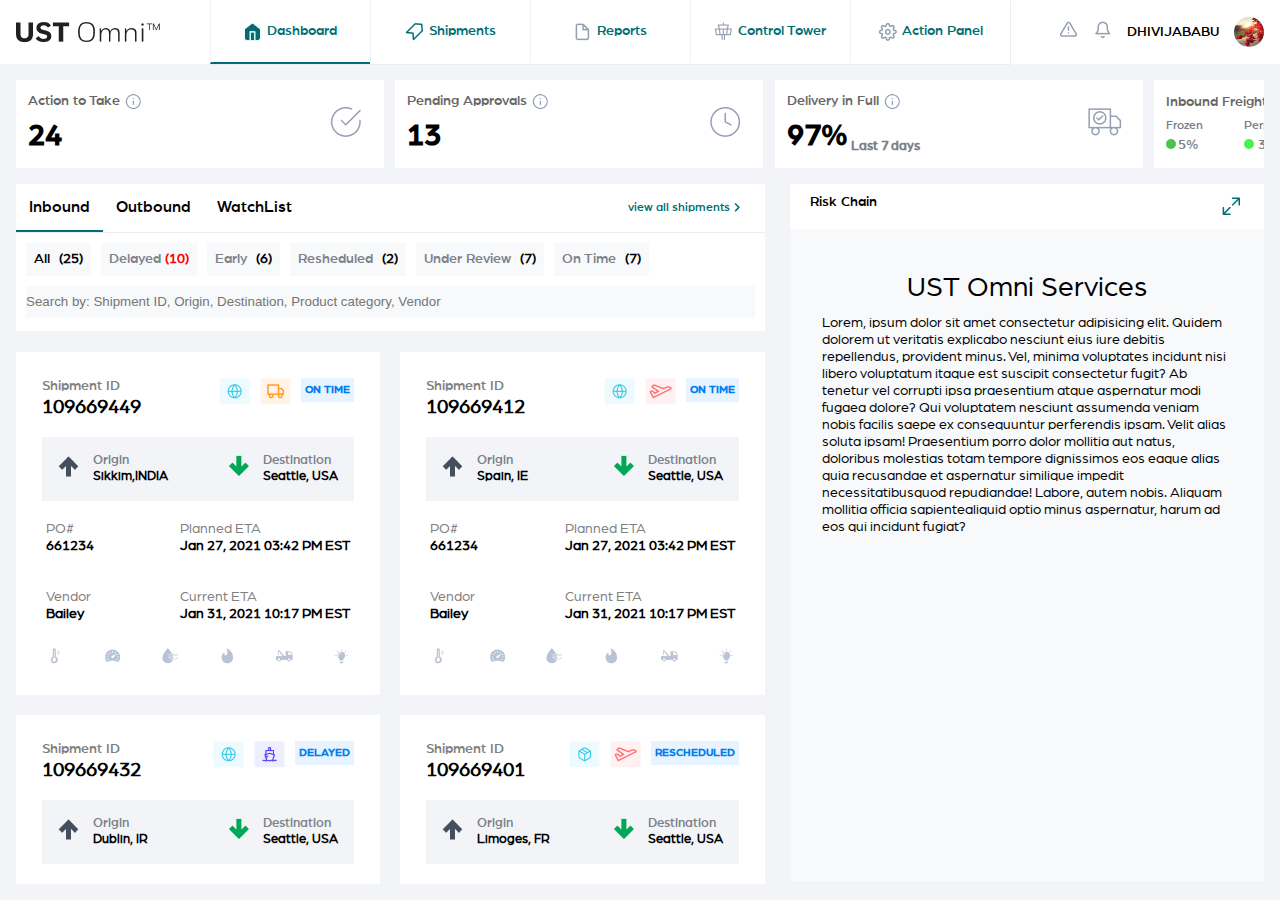
<file: index.html>
<!DOCTYPE html>
<html lang="en">

<head>
    <meta charset="UTF-8">
    <meta http-equiv="X-UA-Compatible" content="IE=edge">
    <meta name="viewport" content="width=device-width, initial-scale=1.0">
    <title>UST PROJECT</title>
    <link rel="stylesheet" href="index.css" />
    <link rel="stylesheet" href="https://cdnjs.cloudflare.com/ajax/libs/font-awesome/4.7.0/css/font-awesome.min.css">
    <script src="index.js" defer></script>
</head>

<body>
    <div class="headbar">
        <div class="headcontainer">
            <div class="ustomniimage"><img src="/images/UST Omni (non-optimized).png" alt="omniimage"></div>
            <div class="accounts2">
                <div class="warning2">
                    <div> <a href="#"><img src="images/warning.png" alt="warning"></a></div>
                    <div class="circlered"></div>
                </div>
                <div class="warning2">
                    <div><a href="#"><img src="images/notification.png" alt="notification"></a></div>
                    <div class="circlered"></div>
                </div>
                <div class="tabviewaccounts">
                    <div><a href="#" class="profile2">
                            <p>DHIVIJABABU</p>
                        </a></div>
                    <div>
                        <a href="#"><img src="images/profile.png" alt="profile" width="30px" height="30px"></a>
                    </div>
                </div>
            </div>
        </div>
        <ul class="hamburgermenu">
            <div class="navdirection">
                <a href="#">
                    <div class="navigationblock active">
                        <div><img src="images/Home.jpg" alt="Dashboard"></div>
                        <div class="mobilenav">Dashboard</div>
                    </div>
                </a>
                <a href="#">
                    <div class="navigationblock">
                        <div><img src="images/Shipment_Mgmt.png" alt="Shipment"></div>
                        <div class="mobilenav">Shipment</div>
                    </div>
                </a>
                <a href="#">
                    <div class="navigationblock">
                        <div><img src="images/reports.png" alt="Reports"></div>
                        <div class="mobilenav">Reports</div>
                    </div>
                </a>
                <a href="#">
                    <div class="navigationblock">
                        <div><img src="images/contoltower.png" alt="Control Tower"></div>
                        <div class="mobilenav">Control Tower</div>
                    </div>
                </a>
                <a href="#">
                    <div class="navigationblock">
                        <div><img src="images/actionpanel.png" alt="actionpanel"></div>
                        <div class="mobilenav">Action Panel</div>
                    </div>
                </a>
            </div>

        </ul>
        <button class="hamburger">
            <i class="openmenu">&#9776;</i>
            <i class="closemenu">&#10006;</i>
        </button>

    </div>
    <header>
        <div class="ustlogo"><img src="images/UST Omni (non-optimized).png" alt="OMNILOGO" /></div>
        <nav class="headernavigation">
            <ul>
                <li class="activedash"><img class="headernavimages" src="images/Home.jpg" alt="DASHBOARD" /><a
                        href="#">Dashboard</a></li>
                <li><img class="headernavimages" src="images/Shipment_Mgmt.png" alt="SHIPMENT" /><a
                        href="#">Shipments</a></li>
                <li><img class="headernavimages" src="images/reports.png" alt="REPORTS" /><a href="#">Reports</a></li>
                <li><img class="headernavimages" src="images/contoltower.png" alt="CONTROLTOWER" /><a href="#">Control
                        Tower</a></li>
                <li><img class="headernavimages" src="images/actionpanel.png" alt="ACTIONPANEL " /><a href="#">Action
                        Panel</a> </li>
            </ul>
        </nav>
        <div class="accounts">
            <div> <img class="warning" src="images/warning.png" alt="WARNING" /></div>
            <div><img class="notification" src="images/notification.png" alt="NOTIFICATION" /></div>
            <div class="profile-name">DHIVIJABABU</div>
            <div><img class="profile" src="images/profile.png" width="30px" height="30px" alt="profile_pic" /></div>
           
    </header>
    <div class="mainbodycontainer">
        <div class="overviewscrolling">
            <div class="overviewcontainer">
                <div class="overview-card">
                    <div class="text">
                        <div class="texttop">
                            Action to Take
                            <img src="images/info@2x.png" alt="info" width="22px" height="20px">
                        </div>
                        <div class="textbottom">
                            24
                        </div>
                    </div>
                    <div class="image"><img src="images/circleaction.png" alt="info"></div>
                </div>
                <div class="overview-card">
                    <div class="text">
                        <div class="texttop">Pending Approvals
                            <img src="images/info@2x.png" alt="info" width="22px" height="20px">
                        </div>
                        <div class="textbottom">13</div>
                    </div>
                    <div class="image">
                        <img src="images/clock.png" alt="info">
                    </div>
                </div>
                <div class="overview-card">
                    <div class="text">
                        <div class="texttop">Delivery in Full
                            <img src="images/info@2x.png" alt="info" width="22px" height="20px">
                        </div>
                        <div class="textbottom last7days">97%
                            <div class="lastdays">Last 7 days</div>
                        </div>
                    </div>
                    <div class="image">
                        <img src="images/delivery.png" alt="info">
                    </div>
                </div>
                <div class="overview-card">
                    <div class="text">
                        <div class="inside">
                            <div>Inbound Freight as % of COGS<br></div>
                            <img src="images/info@2x.png" alt="info" width="20px" height="15px">
                        </div>
                        <div class="smalltext">
                            <div>
                                <p>Frozen</p>
                                <div class="color1"></div>5%
                            </div>
                            <div>
                                <p>Pershable</p>
                                <div class="color2"></div>3%
                            </div>
                            <div>
                                <p>Fresh</p>
                                <div class="color3"></div>6%
                            </div>
                            <div>
                                <p>Dry</p>
                                <div class="color4"></div>10%
                            </div>
                        </div>
                    </div>
                    <div class="imagecard4"><img src="images/cubegoods.png" alt="cube" width="43px"></div>
                </div>

                <div class="overview-card">
                    <div class="text">
                        <div class="texttop">On Time Delivery
                            <img src="images/info@2x.png" alt="info" width="22px" height="20px">
                        </div>
                        <div class="textbottom last7days">93%
                            <div class="lastdays">Last 7 days</div>
                        </div>
                    </div>
                    <div class="image">
                        <img src="images/check-circle.png" alt="info">
                    </div>
                </div>

                <div class="overview-card">
                    <div class="text">
                        <div class="texttop">Cost/Pound/Mile
                            <img src="images/info@2x.png" alt="info" width="22px" height="20px">
                        </div>
                        <div class="textbottom last7days">$1.45
                            <div class="lastdays">Last 7 days</div>
                        </div>
                    </div>
                    <div class="image">
                        <img src="images/costpile.png" alt="info">
                    </div>
                </div>
            </div>
        </div>

        <div class="gridscrolling">
            <div class="carosel" id="carosel" onclick="plusSlides(-1)">
                <div class="prev" id="prev">
                    <p>
                        < </p>
                </div>
            </div>
            <div class="carosel_1" id="carosel_1">
                <div class="prev_1" id="prev" onclick="plusSlides(1)">
                    <p>></p>
                </div>
            </div>
            <div class="container2_mobile">
                <div class="carouselcard" id="carouselcard">
                    <div class="text">
                        <div class="texttop">
                            Action to Take
                            <img src="images/info@2x.png" alt="info" width="22px" height="20px">
                        </div>
                        <div class="textbottom">
                            24
                        </div>
                    </div>
                    <div class="image"><img src="images/circleaction.png" alt="info"></div>
                </div>
                <div class="carouselcard">
                    <div class="text">
                        <div class="texttop">Pending Approvals
                            <img src="images/info@2x.png" alt="info" width="22px" height="20px">
                        </div>
                        <div class="textbottom">13</div>
                    </div>
                    <div class="image">
                        <img src="images/clock.png" alt="info">
                    </div>
                </div>

                <div class="carouselcard">
                    <div class="text">
                        <div class="texttop">Delivery in Full
                            <img src="images/info@2x.png" alt="info" width="22px" height="20px">
                        </div>
                        <div class="textbottom last7days">97%
                            <div class="lastdays">Last 7 days</div>
                        </div>
                    </div>
                    <div class="image">
                        <img src="images/delivery.png" alt="info">
                    </div>
                </div>

                <div class="carouselcard">
                    <div class="text">
                        <div class="inside">
                            <div>Inbound Freight as % of COGS<br></div>
                            <img src="images/info@2x.png" alt="info" width="20px" height="15px">
                        </div>
                        <div class="smalltext">
                            <div>
                                <p>Frozen</p>
                                <div class="color1"></div>5%
                            </div>
                            <div>
                                <p>Pershable</p>
                                <div class="color2"></div>3%
                            </div>
                            <div>
                                <p>Fresh</p>
                                <div class="color3"></div>6%
                            </div>
                            <div>
                                <p>Dry</p>
                                <div class="color4"></div>10%
                            </div>
                        </div>
                    </div>
                    <div class="imagecard4"><img src="images/cubegoods.png" alt="cube" width="43px"></div>
                </div>

                <div class="carouselcard">
                    <div class="text">
                        <div class="texttop">On Time Delivery
                            <img src="images/info@2x.png" alt="info" width="22px" height="20px">
                        </div>
                        <div class="textbottom last7days">93%
                            <div class="lastdays">Last 7 days</div>
                        </div>
                    </div>
                    <div class="image">
                        <img src="images/check-circle.png" alt="info">
                    </div>
                </div>

                <div class="carouselcard">
                    <div class="text">
                        <div class="texttop">Cost/Pound/Mile
                            <img src="images/info@2x.png" alt="info" width="22px" height="20px">
                        </div>
                        <div class="textbottom last7days">$1.45
                            <div class="lastdays">Last 7 days</div>
                        </div>
                    </div>
                    <div class="image">
                        <img src="images/costpile.png" alt="info">
                    </div>
                </div>
            </div>
        </div>

        <div class="bodybottom">
            <div class="watchlistcontainer">
                <div class="shipmentheader">
                    <div class="bodynavigation">
                        <div class="bodytabs">
                            <div class="headtabs1"><a href="#">Inbound</a></div>
                            <div class="headtabs"><a href="#">Outbound</a></div>
                            <div class="headtabs"><a href="#">WatchList</a></div>
                        </div>
                        <div class="viewshipment-desktop">
                            view all shipments<img src="images/arrow.png" alt="arrow">
                        </div>
                        <div class="viewshipment"><button>view all</button>
                        </div>
                    </div>
                    <div class="tabs-search-conatiner">
                        <div class="tabs-container">
                            <div class="tab  active">All <b>(25)</b></div>
                            <div class="tab2">
                                Delayed <b>(10)</b>
                            </div>
                            <div class="tab">
                                Early <b>(6)</b>
                            </div>
                            <div class="tab">
                                Resheduled <b>(2)</b>
                            </div>
                            <div class="tab">
                                Under Review <b>(7)</b>
                            </div>
                            <div class="tab">
                                On Time <b>(7)</b>
                            </div>
                        </div>

                        <div class="tabscrollcontainer" id="tabsscroll">
                            <div class="tabsscroll">

                                <div onclick="arrows(1)" class="tabscrollprev">
                                    <img src="images/scrollrightt.png" alt="scrollright">
                                </div>
                                <div onclick="arrows(-1)" class="tabscrollnext">
                                    <img src="images/scrollleftt.png" alt="scrollleft">
                                </div>

                                <div class="tab  active">All <b>(25)</b></div>
                                <div class="tab2">
                                    Delayed <b>(10)</b>
                                </div>
                                <div class="tab">
                                    Early <b>(6)</b>
                                </div>
                                <div class="tab">
                                    Resheduled <b>(2)</b>
                                </div>
                                <div class="tab">
                                    Under Review <b>(7)</b>
                                </div>
                                <div class="tab">
                                    On Time <b>(7)</b>
                                </div>

                            </div>
                        </div>

                        <div class="searching">
                            <button class="searchingbutton">
                                <img src="images/search.png" alt="search">
                            </button>
                            <input id="searchbar" onkeyup="searchshipment()" class="searchingbox" type="text"
                                name="search"
                                placeholder="Search by: Shipment ID, Origin, Destination, Product category, Vendor">
                        </div>
                        <div class="searchingmob">
                            <button class="searchingbutton">
                                <img src="images/search.png" alt="search">
                            </button>
                            <input id="searchmobile" onkeyup="searchshipmentmobile()" class="searchingbox" type="text"
                                name="search" placeholder="Search:">
                        </div>
                    </div>
                </div>


                <div class="shipmentcardcontainer">
                    <div class="bottomcards">
                        <div class="card">
                            <div class="shipmentcard">
                                <div class="shipidclass">
                                    <p>Shipment ID</p><span><b>109669449</b> </span>
                                </div>
                                <div class="imagecard">
                                    <div class="imageclass"><img src="images/globe.png" alt="globe"></div>
                                    <div class="imageclass"><img src="images/truck.png" alt="truck"></div>
                                    <div class="imageclass">
                                        <div class="ontime">ON TIME</div>
                                    </div>
                                </div>
                            </div>
                            <br>
                            <div class="contentcard">
                                <div class="arrow">
                                    <div><img src="images/uparrow.png" alt="uparrow"></div>
                                    <div class="destination">
                                        <p>Origin<br></p><b><span>Sikkim,INDIA</span></b>
                                    </div>
                                </div>
                                <div class="arrow">
                                    <div><img src="images/downarrow.png" alt="downarrow"></div>
                                    <div class="destination">
                                        <p>Destination<br></p><b> <span>Seattle, USA</span></b>
                                    </div>
                                </div>
                            </div>
                            <div class="lefttext">
                                <div class="vendor">
                                    <p>PO# <br><span><b>661234</b></span></p><br><br>
                                    <p>Vendor<br><span><b> Bailey</b></span></p>
                                </div>
                                <div class="vendoring">
                                    <p>PO# <br><span><b>661234</b></span></p><br><br>
                                    <p>Vendor<br><span><b> Bailey</b></span></p>
                                </div>
                                <div class="planned">
                                    <p>Planned ETA<br><span><b>Jan 27, 2021 03:42 PM EST</b></span></p>
                                    <br><br>
                                    <p>Current ETA<br><span><b>Jan 31, 2021 10:17 PM EST</b> </span></p>
                                </div>
                            </div>
                            <div class="footer">
                                <img src="images/image1.png" alt="image1">
                                <img src="images/image2.png" alt="image2">
                                <img src="images/image3.png" alt="image3">
                                <img src="images/image4.png" alt="image4">
                                <img src="images/image5.png" alt="image5">
                                <img src="images/image6.png" alt="image6">
                            </div>
                        </div>

                        <div class="card">
                            <div class="shipmentcard">
                                <div class="shipidclass">
                                    <p>Shipment ID</p><span><b>109669412</b> </span>
                                </div>
                                <div class="imagecard">
                                    <div class="imageclass"><img src="images/globe.png" alt="globe"></div>
                                    <div class="imageclass"><img src="images/aero.png" alt="aeroplane">
                                    </div>
                                    <div class="imageclass">
                                        <div class="ontime">ON TIME</div>
                                    </div>
                                </div>
                            </div>
                            <br>
                            <div class="contentcard">
                                <div class="arrow">
                                    <div><img src="images/uparrow.png" alt="uparrow"></div>
                                    <div class="destination">
                                        <p>Origin<br></p><b><span>Spain, IE</span></b>
                                    </div>
                                </div>
                                <div class="arrow">
                                    <div><img src="images/downarrow.png" alt="downarrow"></div>
                                    <div class="destination">
                                        <p>Destination<br></p><b> <span>Seattle, USA</span></b>
                                    </div>
                                </div>
                            </div>
                            <div class="lefttext">
                                <div class="vendor">
                                    <p>PO# <br><span><b>661234</b></span></p><br><br>
                                    <p>Vendor<br><span><b> Bailey</b></span></p>
                                </div>
                                <div class="vendoring">
                                    <p>PO# <br><span><b>661234</b></span></p><br><br>
                                    <p>Vendor<br><span><b> Bailey</b></span></p>
                                </div>
                                <div class="planned">
                                    <p>Planned ETA<br><span><b>Jan 27, 2021 03:42 PM EST</b></span></p>
                                    <br><br>
                                    <p>Current ETA<br><span><b>Jan 31, 2021 10:17 PM EST</b> </span></p>
                                </div>
                            </div>
                            <div class="footer">
                                <img src="images/image1.png" alt="image1">
                                <img src="images/image2.png" alt="image2">
                                <img src="images/image3.png" alt="image3">
                                <img src="images/image4.png" alt="image4">
                                <img src="images/image5.png" alt="image5">
                                <img src="images/image6.png" alt="image6">
                            </div>
                        </div>

                        <div class="card">
                            <div class="shipmentcard">
                                <div class="shipidclass">
                                    <p>Shipment ID</p><span><b>109669432</b> </span>
                                </div>
                                <div class="imagecard">
                                    <div class="imageclass"><img src="images/globe.png" alt="globe"></div>
                                    <div class="imageclass"><img src="images/ship.png" alt="ship"></div>
                                    <div class="imageclass">
                                        <div class="ontime">DELAYED</div>
                                    </div>
                                </div>
                            </div>
                            <br>
                            <div class="contentcard">
                                <div class="arrow">
                                    <div><img src="images/uparrow.png" alt="uparrow"></div>
                                    <div class="destination">
                                        <p>Origin<br></p><b><span>Dublin, IR</span></b>
                                    </div>
                                </div>
                                <div class="arrow">
                                    <div><img src="images/downarrow.png" alt="downarrow"></div>
                                    <div class="destination">
                                        <p>Destination<br></p><b> <span>Seattle, USA</span></b>
                                    </div>
                                </div>
                            </div>
                            <div class="lefttext">
                                <div class="vendor">
                                    <p>PO# <br><span><b>661234</b></span></p><br><br>
                                    <p>Vendor<br><span><b> Bailey</b></span></p>
                                </div>
                                <div class="vendoring">
                                    <p>PO# <br><span><b>661234</b></span></p><br><br>
                                    <p>Vendor<br><span><b> Bailey</b></span></p>
                                </div>
                                <div class="planned">
                                    <p>Planned ETA<br><span><b>Jan 27, 2021 03:42 PM EST</b></span></p>
                                    <br><br>
                                    <p>Current ETA<br><span><b>Jan 31, 2021 10:17 PM EST</b> </span></p>
                                </div>
                            </div>
                            <div class="footer">
                                <img src="images/image1.png" alt="image1">
                                <img src="images/image2.png" alt="image2">
                                <img src="images/image3.png" alt="image3">
                                <img src="images/image4.png" alt="image4">
                                <img src="images/image5.png" alt="image5">
                                <img src="images/image6.png" alt="image6">
                            </div>
                        </div>

                        <div class="card">
                            <div class="shipmentcard">
                                <div class="shipidclass">
                                    <p>Shipment ID</p><span><b>109669401</b> </span>
                                </div>
                                <div class="imagecard">
                                    <div class="imageclass"><img src="images/shipmentcube.png" alt="cube"></div>
                                    <div class="imageclass"><img src="images/aero.png" alt="aeroplane"></div>
                                    <div class="imageclass">
                                        <div class="ontime">RESCHEDULED</div>
                                    </div>
                                </div>
                            </div>
                            <br>
                            <div class="contentcard">
                                <div class="arrow">
                                    <div><img src="images/uparrow.png" alt="uparrow"></div>
                                    <div class="destination">
                                        <p>Origin<br></p><b><span>Limoges, FR</span></b>
                                    </div>
                                </div>
                                <div class="arrow">
                                    <div><img src="images/downarrow.png" alt="downarrow"></div>
                                    <div class="destination">
                                        <p>Destination<br></p><b> <span>Seattle, USA</span></b>
                                    </div>
                                </div>
                            </div>
                            <div class="lefttext">
                                <div class="vendor">
                                    <p>PO# <br><span><b>661234</b></span></p><br><br>
                                    <p>Vendor<br><span><b> Bailey</b></span></p>
                                </div>
                                <div class="vendoring">
                                    <p>PO# <br><span><b>661234</b></span></p><br><br>
                                    <p>Vendor<br><span><b> Bailey</b></span></p>
                                </div>
                                <div class="planned">
                                    <p>Planned ETA<br><span><b>Jan 27, 2021 03:42 PM EST</b></span></p>
                                    <br><br>
                                    <p>Current ETA<br><span><b>Jan 31, 2021 10:17 PM EST</b> </span></p>
                                </div>
                            </div>
                            <div class="footer">
                                <img src="images/image1.png" alt="image1">
                                <img src="images/image2.png" alt="image2">
                                <img src="images/image3.png" alt="image3">
                                <img src="images/image4.png" alt="image4">
                                <img src="images/image5.png" alt="image5">
                                <img src="images/image6.png" alt="image6">
                            </div>
                        </div>
                    </div>
                </div>
            </div>

            <div class="riskcontainer">
                <div class="riskheader">
                    <div>Risk Chain</div>
                    <img src="images/enlarge.png" alt="arrow">
                </div>
                <div class="riskcontent">
                    <h1 class="ustheading">
                        UST Omni Services
                    </h1>
                    <p>Lorem, ipsum dolor sit amet consectetur adipisicing elit. Quidem
                        dolorem ut veritatis explicabo nesciunt eius iure debitis repellendus, provident
                        minus. Vel,
                        minima voluptates incidunt nisi libero voluptatum itaque est suscipit consectetur
                        fugit? Ab tenetur vel corrupti ipsa praesentium atque aspernatur modi fugaea dolore?
                        Qui
                        voluptatem nesciunt assumenda veniam nobis facilis saepe ex consequuntur perferendis
                        ipsam.
                        Velit alias soluta ipsam! Praesentium porro
                        dolor mollitia aut natus, doloribus molestias totam tempore dignissimos eos eaque
                        alias quia
                        recusandae et aspernatur similique impedit necessitatibusquod repudiandae! Labore,
                        autem nobis.
                        Aliquam mollitia officia sapientealiquid optio minus aspernatur, harum ad eos qui
                        incidunt
                        fugiat?
                    </p>
                </div>
            </div>

        </div>

    </div>
</body>

</html>
</file>
<file: index.css>
* {
  margin: 0;
  padding: 0;
  box-sizing: border-box;
}

::-webkit-scrollbar {
  width: 0.15rem;

}

::-webkit-scrollbar-track {
  background: #f1f1f1;
}

::-webkit-scrollbar-thumb {
  background: #888;
}

::-webkit-scrollbar-thumb:hover {
  background: #555;
}

.overviewscrolling::-webkit-scrollbar {
  display: none;
}

@font-face {
  font-family: 'Arboria';
  src: url('fonts/Arboria-Medium.ttf');
}

@font-face {
  font-family: 'Arboria-light';
  src: url('fonts/Arboria-Book.ttf');
}


body {
  height: 100vh;
}

/* .headerbar {
  display: none;
} */

header {
  border: 5px #747171;
  padding: 0 1rem;
  font-size: 0.875rem;
  font-family: 'Arboria';
  font-weight: bold;
  display: flex;
  height: 4rem;
  align-items: center;
  justify-content: space-between;
}

.headbar {
  display: none;
}

.ustlogo {
  display: flex;
  align-items: center;
}

.hambugermenu ul {
  box-sizing: border-box;
}

.hambugermenu li:hover {
  cursor: pointer;
  color: #006e74;
  border-bottom: 0.1rem solid;
}

.hambugermenu li {
  width: 10rem;
  text-align: center;
  border-bottom: 0.1rem solid #fff;
}

.hambugermenu a {
  text-decoration: none;
  color: #006e74;
  background-color: white;
  align-items: center;
  font-family: 'Arboria';
  font-size: 0.875rem;
  font-weight: 500;
}

.headernavigation ul {
  box-sizing: border-box;
}

.headernavigation li:hover {
  cursor: pointer;
  color: #006e74;
  border-bottom: 0.1rem solid;
}

.headernavigation li {
  width: 10rem;
  text-align: center;
  border-bottom: 0.1rem solid #fff;
}

.headernavimages {
  font-family: 'Arboria';
  font-size: 0.875rem;
  color: #d3d3d3;
  margin-right: 5px;
  border-right: 0.02rem #EFF2F6;
}

nav {
  display: flex;
  justify-content: space-between;
  height: 100%;
  box-shadow: 1px 1px 0 0 #e9edf2;
  background-color: var(--white);
}

nav a {
  text-decoration: none;
  color: #006e74;
  background-color: white;
  align-items: center;
  font-family: 'Arboria';
  font-size: 0.875rem;
  font-weight: 500;
}

nav ul {
  height: 100%;
  list-style: none;
  display: flex;
  align-items: center;
  padding: 0 0;
  background-color: white;
}

nav li {
  display: flex;
  justify-content: center;
  height: 100%;
  border-left: 0.02rem solid #EFF2F6;
  background-color: white;
  align-items: center;
}

.accounts {
  display: flex;
  justify-content: space-evenly;
  align-items: center;
}

.warning {
  border-left: none;
  margin-right: 15px;
  align-items: center;
}

.notification {
  border-left: none;
  margin-right: 15px;
  align-items: center;
}

.profile-name {
  text-align: center;
  margin-right: 15px;
  font-family: 'Arboria';
  font-weight: 500;
}

.profile {
  float: right;
  border-radius: 15px;
}

.overviewcontainer {
  display: none;
}

.carouselcard {
  display: none;
}

.overviewscrolling {
  overflow-x: scroll;
}

.gridscrolling {
  display: none;
}

.overviewcontainer {
  width: 100%;
  display: grid;
  position: relative;
  grid-template-columns: repeat(6, 1fr);
  grid-gap: 0.704rem;
  padding-bottom: 1rem;
}

.mainbodycontainer {
  height: calc(100vh - 4rem);
  background-color: #f2f4f8;
  padding: 1rem;
  font-size: 0.875rem;
  font-family: 'Arboria';
  font-weight: 500;
}

.overviewcontainer button {
  display: none;
}

.tabs-search-conatiner button {
  display: none;
}

.overview-card {
  padding: 0.75rem;
  display: flex;
  background-color: white;
  height: 5.5rem;
  width: 23rem;
  align-items: center;
  font-family: 'Arboria';
  justify-content: space-between;
}

.text {
  font-family: 'Arboria';
  align-items: center;
  width: 85%;
}

.image {
  padding: 0.5rem;
  width: 15%;
  border: 1px;
  align-items: center;
  justify-content: flex-end;
}

.imagecard4 {
  padding: 9px 2px 4px 9px;
  width: 15%;
  border: 1px;
  align-items: center;
  justify-content: flex-end;
}

.lastdays {
  font-size: small;
  color: #7c8089;
  margin-left: 3px;
}

.texttop {
  font-family: 'Arboria';
  font-weight: 500;
  display: flex;
  color: #666666;
}

.texttop img {
  padding-left: 5px;
  padding-bottom: 3px;
}

.textbottom {
  display: flex;
  padding-top: 5px;
  font-size: 30px;
  font-weight: bold;
  color:black;
}

.last7days {
  align-items: flex-end;
}

.inside {
  display: flex;
  color: #666;
  font-size: 0.875rem;
  font-weight: 500;
}
.inside img{
  padding-left: 4.5px;
}

.smalltext {
  padding-top: 0.4rem;
  align-items: center;
  display: flex;
  color: #7c8089;
  font-weight: normal;
  justify-content: space-between;
}

.smalltext p {

  color: #7c8089;
  font-size: 0.75rem;
}

.color1 {
  margin-top: 0.4rem;
  margin-right: 2px;
  display: inline-block;
  height: 10px;
  width: 10px;
  background-color: rgb(73, 197, 73);
  border-radius: 50%;
}

.color2 {
  margin-top: 0.4rem;
  margin-right: 4px;
  display: inline-block;
  height: 10px;
  width: 10px;
  background-color: rgb(72, 244, 72);
  border-radius: 50%;
}

.color3 {
  margin-top: 0.4rem;
  margin-right: 4px;
  display: inline-block;
  height: 10px;
  width: 10px;
  background-color: yellow;
  border-radius: 50%;
}

.color4 {
  margin-top: 0.4rem;
  display: inline-block;
  margin-right: 4px;
  height: 10px;
  width: 10px;
  background-color: red;
  border-radius: 50%;
}

.riskcontainer {
  width: 38%;
}

.watchlistcontainer {
  width: 60%;
  margin-right: 2%;
}

.shipmentheader {
  margin-bottom: 1rem;
  border: 1rem white;
  justify-content: space-between;
  background-color: white;
  height: 9.2rem;
}

.bodynavigation {
  display: flex;
  padding-right: 1.25rem;
  justify-content: space-between;
  align-items: center;
  border-bottom: 1px solid #e9edf2;
}

.bodynavigation a {
  text-decoration: none;
  color: black;
  font-weight: 500;
}

.bodynavigation a:hover {
  cursor: pointer;
  color: #006e74;
}

.viewshipment-desktop {
  display: flex;
  color: #006e74;
  font-size: 0.75rem;
  font-weight: 500;
  font-family: 'Arboria';
  align-items: center;
}

.viewshipment-desktop:hover {
  cursor: pointer;
  text-decoration: underline;
}

.viewshipment:hover {
  cursor: pointer;
  text-decoration: underline;
}

.bodytabs {
  display: flex;
}

.headtabs1,
.headtabs {
  padding: 0.81rem;
  font-size: 1rem;
  font-weight: 500;
  font-family: 'Arboria';
  color: #2f3749;
  border-bottom: 2px solid #fff;
}

.bodytabs div.headtabs1 {
  border-bottom: 2px solid #006e74;
}

.headtabs:hover {
  cursor: pointer;
  border-color: #006e74;
}

.arrowimages {
  font-size: 10px;
  display: flex;
  justify-content: space-between;
}

.tab {
  padding: 0.5rem;
  background-color: #f8f9fb;
  align-items: center;
  margin-right: 0.625rem;
  color: #7c8089;
  cursor: pointer;
  font-size: 0.875rem;
}
.tab2 {
  padding: 0.5rem;
  background-color: #f8f9fb;
  align-items: center;
  margin-right: 0.625rem;
  color: #7c8089;
  cursor: pointer;
  font-size: 0.875rem;
}
.tab2 b{
  color: red;
}

.tab2:hover {
  cursor: pointer;
  color: #fff;
  background-color: #006e74;
}
.tab:hover {
  cursor: pointer;
  color: #fff;
  background-color: #006e74;
}

.headernavigation li.activedash {
  border-bottom: 2px solid #006e74;
}

.hambugermenu li.activedash {
  border-bottom: 2px solid #006e74;
}

.active {
  color:black;
  /* background-color: #006e74; */
}

.activedash {
  border-bottom: #006e74;
}

.tab b {
  padding-left: 5px;
  padding-bottom: 5px;
}

.bodybottom {
  height: calc(100% - 6.5rem);
  display: flex;
  justify-content: space-between;
}

.searching {
  display: flex;
  padding-top: 0.625rem;
}
.searchingbutton {
  border: none;
  background: #f8f9fb;
  padding: 0 0.625rem;
}

.searchingmob {
  display: none;
}

.searchingbox {
  outline: none;
  border: #f8f9fb;
  width: 100%;
  height: 2rem;
  background-color: #f8f9fb;
}

.riskheader {
  display: flex;
  justify-content: space-between;
  padding: 0.625rem 1.25rem;
  background-color: white
}

.riskcontent {
  font-family: 'Arboria-light';
  align-items: center;
  background-color: #f8f9fb;
  padding: 2rem;
  height: calc(100% - 3rem);
}

.vendoring {
  display: none;
}

.riskcontent p {
  font-weight: 100;
}

.ustheading {
  padding: 0.625rem;
  text-align: center;
  font-weight: 500;
}

.shipmentcardcontainer {
  overflow-y: auto;
  width: 100%;
  margin-top: 1.3rem;
  background-color: #f2f4f8;
  height: calc(100% - 10.5rem);
}

.bottomcards {
  display: grid;
  grid-template-columns: repeat(2, 1fr);
  grid-gap: 1.25rem;
  width: 100%;
}

.card {
  background-color: white;
  color: black;
  padding: 1.625rem;
}

.shipmentcard {
  color: black;
  display: flex;
  justify-content: space-between;
}
.shipidclass{
  color:gray;
  font-size: 0.875rem;
}

.shipmentcard span {
  font-size: 1.25rem;
}

.imagecard {
  display: inline-flex;
  gap: 0.625rem;
}

.imageclass {
  height: 1rem;
}

.ontime {
  height: 1.5rem;
  background-color: #e7f4ff;
  color: #017cee;
  font-size: 0.7rem;
  font-weight: bold;
  font-family: 'Arboria';
  padding: 0.25rem;
  padding-top: 0.3rem;
}

.contentcard {
  display: flex;
  background-color: #f2f4f8;
  align-items: center;
  justify-content: space-between;
  padding: 1rem;
}

.arrow {
  display: flex;
  justify-content: space-between;
  align-items: center;
  gap: 14px;
}

.destination {
  color: #7c8089;
  font-size: small;
}

b {
  font-family: 'Arboria-light';
  margin-top: 3px;
  color: black;
}

.lefttext {
  display: flex;
  font-family: 'Arboria-light';
  font-weight: 500;
  justify-content: space-between;
  color: grey;
  padding: 1.25rem 0.25rem;
}

.footer {
  display: flex;
  justify-content: space-between;
}

.viewshipment {
  display: none;
}

.tabs-container {
  max-width: 700px;
  overflow: auto;
  display: flex;
  white-space: nowrap;
}

.tabs-search-conatiner {
  padding: 0.625rem;
}
.tabscrollcontainer{
  display: none;
}










/* mobilephones */
@media only screen and (max-width: 700px) {
  * {
    margin: 0;
    padding: 0;
    box-sizing: border-box;
  }

  ::-webkit-scrollbar {
    width: 0.15rem;
    height: 0.15rem;
  }

  ::-webkit-scrollbar-track {
    background: #f1f1f1;
  }

  ::-webkit-scrollbar-thumb {
    background: #888;
  }

  ::-webkit-scrollbar-thumb:hover {
    background: #555;
  }

  .headercontainer {
    display: flex;
    justify-content: space-between;
  }

  .closemenu {
    display: none;
  }

  .headernavimages {
    padding-bottom: 1rem;
  }

  i {
    font-style: normal;
    border: none;
  }

  .hamburger {
    position: fixed;
    z-index: 100;
    right: 0.3rem;
    border: none;
    background: white;
    cursor: pointer;
  }

  .closemenu {
    display: none;
  }

  .hamburgermenu {
    position: fixed;
    transform: translateY(-100%);
    transition: transform 0.7s;
    top: 0;
    left: 0;
    right: 0;
    bottom: 0;
    z-index: 99;
    background: white;
    color: white;
    list-style: none;
    padding-top: 4rem;
  }

  .showMenu {
    transform: translateY(0);
  }

  .openmenu {
    font-size: 1.9rem;
    text-decoration: none;
  }

  .closemenu {
    font-size: 1.8rem;
    text-decoration: none;
    background-color: white;
    border: none;
  }

  a {
    text-decoration: none;
    color: #2f3749;
    font-size: 0.875rem;
  }

  p {
    font-size: 0.875rem;
  }

  li {
    list-style: none;
  }

  #mobile_view {
    background-color: white;
  }

  label {
    padding-left: 0.5rem;
  }

  #mobile_view label,
  #mobile {
    font-size: 1.5rem;
    display: flex;
  }

  #navigation_block_mobile {
    display: none;
  }

  .navigation_block {
    display: none;
  }

  .ham_img {
    display: none;
  }

  #mobile_view input:checked~.navigation_block_mobile {
    display: block;
  }

  .user_login {
    display: none;
  }

  .navigation_block_mobile {
    background-color: white;
  }

  .navigation_block_mobile li {
    padding: 1rem;
  }

  #mobile {
    display: none;
  }

  .flex_container_mobile {
    display: block;
  }

  .flex_container {
    display: none;
  }

  .navigationblock {
    display: flex;
    padding: 1rem;
    font-family: 'Arboria';
    justify-content: start;
    align-items: center;
    margin: 0.3rem;
    border-bottom: 1px solid #f2f4f8;
  }

  .navigation_block_mobile img {
    padding-right: 0.5rem;
  }

  .profile2 {
    display: none;
  }
  
  .navigationblock:hover {
    border-left: 0.2rem solid #006e74;
    color: black;
  }

  .hamburgermenu .active {
    border-left: 0.2rem solid #006e74;
  }

  .parent_container {
    margin: 0.5rem;
  }

  header {
    display: none;
  }

  .headbar {
    display: block;
    display: flex;
    align-items: center;
    justify-content: space-between;
    background-color: white;
    flex-wrap: wrap;
    padding-bottom: 0%;
    margin-left: 0%;
    padding-right: 1rem;
    padding-left: 1rem;
    height: 4rem;
  }

  .ustomniimage {
    display: block;
    padding-top: 0.6rem;
    z-index: 100;
  }

  .warning2 {
    display: block;
    display: flex;
  }

  .accounts2 {
    z-index: 100;
    display: block;
    display: flex;
    align-items: center;
    justify-content: space-between;
    padding-top: 0.6rem;
    width: 35%;
  }

  .headcontainer {
    display: flex;
    align-items: center;
    font-family: 'Arboria';
    justify-content: space-between;
    width: 90%;
  }

  .ex_circle {
    display: flex;
    justify-content: flex-start;
  }

  .circlered {
    border-radius: 50%;
    height: 6px;
    width: 6px;
    background-color: #ee2d2d;
  }

  /* .user_login {
    display: block;
    display: flex;
    width: 40%;
  } */

  .mobilenav:focus {
    font-family: 'Arboria';
    background-color: #006e74;
  }

  /* .login a:hover {
    color: #006e74;
  } */


  .overviewscrolling {
    display: none;
  }

  .gridscrolling::-webkit-scrollbar {
    display: none;
  }

  .grid_scrolling {
    display: none;
  }

  .gridscrolling {
    display: block;
    overflow-x: scroll;
    overflow-y: hidden;
    margin: 0.7rem 0.5rem 0rem 0.5rem;
    padding: 0%;
  }

  .prev_1 p {
    padding-left: 0.7rem;
    color: white;
    padding-top: 0.3rem;
  }

  .prev p {
    padding-left: 0.7rem;
    color: white;
    padding-top: 0.3rem;
  }

  .carosel {
    display: flex;
    margin-top: 1.7rem;
    left: 14px;
    position: absolute;
  }

  .carosel_1 {
    display: flex;
    margin-top: 1.7rem;
    right: 14px;
    position: absolute;
  }

  .prev_1 {
    display: block;
    cursor: pointer;
    width: 30px;
    height: 30px;
    float: right;
    border-radius: 50%;
    background-color: #006e74;
    align-items: center;
  }

  .prev {
    display: block;
    cursor: pointer;
    width: 30px;
    height: 30px;
    float: right;
    border-radius: 50%;
    background-color: #006e74;
    align-items: center;
  }

  .container2_mobile {
    display: grid;
    height: 6rem;
    grid-template-columns: repeat(6, 1fr);
    gap: 0.5rem;
  }

  .carouselcard {

    display: block;
    display: flex;
    padding: 1rem;
    justify-content: space-between;
    align-items: center;
    width: 320px;
    background-color: white;
    color: #666;
    height: 5rem;
  }

  .inside_grid_box p {
    font-size: 0.825rem;
  }

  .color_circles p {
    font-size: 0.625rem;
  }

  ._grid_box {
    display: flex;
    justify-content: space-between;
    flex-direction: column;
    padding: 0.01rem;
  }

  .color_circles {
    display: flex;
    gap: 1rem;
    color: #666;
    font-size: 0.8rem;
  }

  .exclamatory_icon {
    font-weight: none;
    font-size: 0.825rem;
  }

  .numbers {
    font-size: 1.5rem;
    font-weight: bolder;
    color: black;
  }

  .circle {
    display: inline-block;
    height: 10px;
    width: 10px;
    background-color: #53cb5d;
    border-radius: 50%;
  }

  .circle1 {
    display: inline-block;
    height: 10px;
    width: 10px;
    background-color: #53cb5d;
    border-radius: 50%;
  }

  .circle2 {
    display: inline-block;
    height: 10px;
    width: 10px;
    background-color: #ffc300;
    border-radius: 50%;
  }

  .circle3 {
    display: inline-block;
    height: 10px;
    width: 10px;
    background-color: #f62020;
    border-radius: 50%;
  }
.tabs-container{
  display: none;
}
  .tabscrollcontainer::-webkit-scrollbar {
    display: none;
  }

  .tabscrollcontainer {
    display: block;
    overflow-x: scroll;
    overflow-y: hidden;
    margin: 0.2rem 1rem 0.2rem 0rem;
  }
  .tabscrollprev{
    right:14px;
    display:flex;
    position:absolute;
    color: #fff;
    width:50px;
    height:60px;
    border-radius: 70px;
  }
  .tab{
    height: 2.5rem;
  }
  .tabscrollprev{
    width:50px;
    height:60px;
  }
  .tabscrollnext img{
    width:50px;
    height:60px;
  }
  /* .tabscrollnext img{
    background-color: #006e74;
  } */
  .tabscrollnext{
    left:14px;
    display: flex;
    position: absolute;
    color: #fff;
    width:30px;
    height:30px;
    border-radius: 60px;
     }

  .flex_container2 {
    display: none;
  }

  .tabsscroll {
    display: flex;
    width: 60rem;
    margin-right: 10rem;
    flex-direction: row;
  }

  #act_bar_id {
    background-color: white;
    width: 0.3rem;
  }

  .tabscrollcontainer li {
    padding: 12px 15px;
  }

  .tabscrollcontainer ul {
    display: flex;
    flex-wrap: wrap;
    align-items: center;
    padding: 0.7rem 1rem 0.7rem 0.7rem;
    background-color: white;
  }

  .tabscrollcontainer a {
    background-color: #f8f9fb;
    font-size: 0.875;
    margin-right: 0.5rem;
  }

  .tabscrollcontainer .active li {
    background-color: #36c8ea;
    color: white;
  }

  .tabscrollcontainer a:focus {
    background-color: #36c8ea;
    color: white;
  }

  .no_10 {
    color: #f62020;
  }




  header {
    display: none;
  }

  .showmenu {
    transform: translateY(0);
  }

  .openmenu {
    font-size: 2rem;
    text-decoration: none;
  }

  .closemenu {
    font-size: 2rem;
    text-decoration: none;
    background-color: #fff;
    border: none;
  }

  .icons i {
    display: inline-block;
    padding: 12px;
  }

  .overviewcontainer::-webkit-scrollbar {
    display: none;
  }

  .profile-name {
    display: none;
  }

  .mainbodycontainer {
    padding: 1rem;
    height: auto;
  }

  .overviewcontainer {
    overflow-x: scroll;
  }

  .overviewcontainer button {
    display: block;
  }

  .tabs-search-conatiner button {
    display: block;
  }

  .btn2 {
    position: absolute;
    cursor: pointer;
    background-color: #dce9ea;
    color: white;
    font-weight: 700;
    border: none;
    align-items: center;
    padding: 0 0.5rem;
    width: 20px;
    height: 40px;
    transform: translate(-50%, -50%);
  }

  .btn2:hover {
    background-color: #05abad;
  }

  .next2 {
    right: 1rem;
    margin-left: 3rem;
    border-bottom-left-radius: 30px;
    border-top-left-radius: 30px;
  }

  .btn {
    position: absolute;
    cursor: pointer;
    bottom: 40%;
    background-color: #006e74;
    color: #e9edf2;
    border: none;
    align-items: center;
    border-radius: 15px;
    padding: 0 0.5rem;
    width: 30px;
    height: 30px;
  }

  .btn:hover {
    background-color: #05abad;
  }

  .prev {
    left: 0rem;
    margin-right: 1rem;
  }

  .next {
    right: 0rem;
    margin-left: 1rem;
  }

  .overview-card {
    padding: 0 1rem;
    width: 21rem;
  }
  .viewshipment button:hover {
    border-bottom: 2px solid #006e74;
  }
  .viewshipment button {
    border: none;
    background-color: transparent;
    padding: 12px 17px 12px 24px;
    border-radius: 4px;
    color: #006e74;
    background-image: url("./images/arrow.png");
    background-repeat: no-repeat;
    background-position: right 0px center;
  }
  .shipmentcardcontainer {
    height: 23rem;
  }

  .bodybottom {
    display: flex;
    flex-direction: column;
    height: 100%;
  }

  .watchlistcontainer {
    margin-right: 0;
    width: 100%;
  }

  .bodytabs {
    padding: 0;
  }

  .headtabs1,
  .headtabs {
    padding: 0.625rem;
    font-size: 0.8rem;
  }

  .viewshipment-desktop {
    display: none;
  }

  .viewshipment {
    display: block;
    color: #006e74;
    white-space: nowrap;
  }
  .viewshipment:hover {
    cursor: pointer;
    text-decoration: underline;
  }
  
.viewshipment:hover{
  border-bottom: 2px solid #006e74;
}
  .tabs-container::-webkit-scrollbar {
    display: none;
  }

  .searching {
    display: none;
  }

  .searchingmob {
    display: flex;
  }

  .tab,.tab2 {
    display: flex;
  }

  .searchingmob {
    padding-top: 5px;
  }

  .bottomcards {
    display: flex;
    flex-direction: column;
    overflow-x: scroll;
  }

  .riskcontainer {
    margin-top: 1.5rem;
    width: 100%;
  }

  .vendoring {
    display: flex;
    justify-content: space-around;
    column-gap: 55px;
  }

  .vendor {
    display: none;
  }

  .planned {
    display: none;
  }
}

/* tablet */
@media (min-width: 700px) and (max-width:1200px) {
  * {
    padding: 0;
    margin: 0;
  }

  header {
    padding-top: 0.5rem;
  }
  .headbar {
    display: block;
    display: flex;
    align-items: center;
    justify-content: space-between;
    background-color: white;
    flex-wrap: wrap;
    padding-bottom: 0%;
    margin-left: 0%;
    padding-right: 1rem;
    padding-left: 1rem;
    height: 4rem;
  }

  .headercontainer {
    display: flex;
    justify-content: space-between;
  }

  .closemenu {
    display: none;
  }

  .headernavimages {
    padding-bottom: 1rem;
  }

  i {
    font-style: normal;
    border: none;
  }
  .mobilenav:focus {
    font-family: 'Arboria';
    background-color: #006e74;
  }
  .hamburger {
    position: fixed;
    z-index: 100;
    right: 0.3rem;
    border: none;
    background: white;
    cursor: pointer;
  }
  .navigationblock {
    display: flex;
    padding: 1rem;
    font-family: 'Arboria';
    justify-content: start;
    align-items: center;
    margin: 0.3rem;
    border-bottom: 1px solid #f2f4f8;
  }
  .navigationblock:hover {
    background-color: #006e74;
    color: black;
  }



  .closemenu {
    display: none;
  }

  .hamburgermenu {
    display: flex;
    justify-content: space-between;
    position: fixed;
    transform: translateY(-100%);
    transition: transform 0.5s;
    top: 0;
    left: 0;
    right: 0;
    bottom: 0;
    z-index: 99;
    background: white;
    color: white;
    list-style: none;
    padding-top: 4rem;
  }
.navdirection{
  display: flex;
    justify-content: space-between;
    width: 100%;
}
  .showMenu {
    transform: translateY(0);
  }

  .openmenu {
    font-size: 1.9rem;
    text-decoration: none;
  }

  .closemenu {
    font-size: 1.8rem;
    text-decoration: none;
    background-color: white;
    border: none;
  }
.profile2{
  display: inline;
}
.tabviewaccounts{
  display: flex;
    justify-content: space-between;
    width: 8rem;
    align-items: center;
}
  a {
    text-decoration: none;
    color: #2f3749;
    font-size: 0.875rem;
  }

  p {
    font-size: 0.875rem;
  }

  li {
    list-style: none;
  }

  #mobile_view {
    background-color: white;
  }

  label {
    padding-left: 0.5rem;
  }

  #mobile_view label,
  #mobile {
    font-size: 1.5rem;
    display: flex;
  }

  #navigation_block_mobile {
    display: none;
  }

  .navigation_block {
    display: none;
  }

  .ham_img {
    display: none;
  }

  #mobile_view input:checked~.navigation_block_mobile {
    display: block;
  }

  .user_login {
    display: none;
  }

  .navigation_block_mobile {
    background-color: white;
  }

  .navigation_block_mobile li {
    padding: 1rem;
  }

  #mobile {
    display: none;
  }

  .ustomniimage {
    display: block;
    padding-top: 0.6rem;
    z-index: 100;
  }

  .warning2 {
    display: block;
    display: flex;
  }

  .accounts2 {
    z-index: 100;
    display: block;
    display: flex;
    align-items: center;
    justify-content: space-between;
    padding-top: 0.6rem;
    width: 30%;
  }

  .headcontainer {
    display: flex;
    align-items: center;
    font-family: 'Arboria';
    justify-content: space-between;
    width: 95%;
  }

  body {
    width: 100%;
  }

  .headerbar {
    display: block;
  }

  header {
    display: none;
  }

  .mainbodycontainer {
    padding: 1rem;
    height: 100%;
    overflow-y: scroll;
  }

  .overview-card {
    width: 100%;
  }

  .viewshipment-desktop {
    display: none;
  }

  .viewshipment {
    display: block;
    color: #006e74;
    white-space: nowrap;
  }
  .viewshipment:hover {
    cursor: pointer;
    border-bottom: 2px solid #006e74;
  }
  

  .viewshipment button {
    border: none;
    background-color: transparent;
    padding: 12px 17px 12px 24px;
    border-radius: 4px;
    color: #006e74;
    background-image: url("./images/arrow.png");
    background-repeat: no-repeat;
    background-position: right 0px center;
  }

  .overviewcontainer {
    display: grid;
    grid-template-columns: repeat(2, 1fr);
    grid-gap: 0.704rem;
    padding-bottom: 1rem;
  }

  .bodybottom {
    height: 100%;
    display: flex;
    flex-direction: column;
    justify-content: flex-start;
  }

  .shipmentcardcontainer {
    height: 23rem;
  }

  .watchlistcontainer {
    width: 100%;
    margin-right: 0;
  }

  .riskcontainer {
    padding-top: 1rem;
    width: 100%;
    height: auto;
  }

}

/* smallerscreen */
@media screen and (max-width:300px) {
  .overview-card {
    width: 15rem;
  }

  .headtabs1,
  .headtabs {
    padding: 0.2rem;
  }

  .viewshipment button {
    padding: 12px 25px 12px 7px;
    align-items: center;
    background-position: right 11px center;
  }

  .card {
    padding: 0.5rem;
  }

  .ontime {
    padding: 0;
    padding-top: 0.3rem;
  }

  .contentcard {
    padding: 0.5rem;
  }
}


/* biggerscreen */

@media (min-width:1700px) and (max-width:1920px) {
  * {
    font-size: 16px;
  }

  .mainbodycontainer {
    padding-left: 15rem;
    padding-right: 12rem;
  }

  .tabs-container {
    max-width: 950px;
  }
}

@media (min-width:1921px) {
  * {
    font-size: 21px;
  }

  .riskcontainer {
    height: 59.5rem;
  }

  .tabs-container {
    max-width: 990px;
  }

  .tab,.tab2 {
    padding: 0.3rem;
  }

  .mainbodycontainer {
    padding-left: 15rem;
    padding-right: 12rem;
  }

  .shipmentheader {
    height: 10.5rem;
  }
}
</file>
